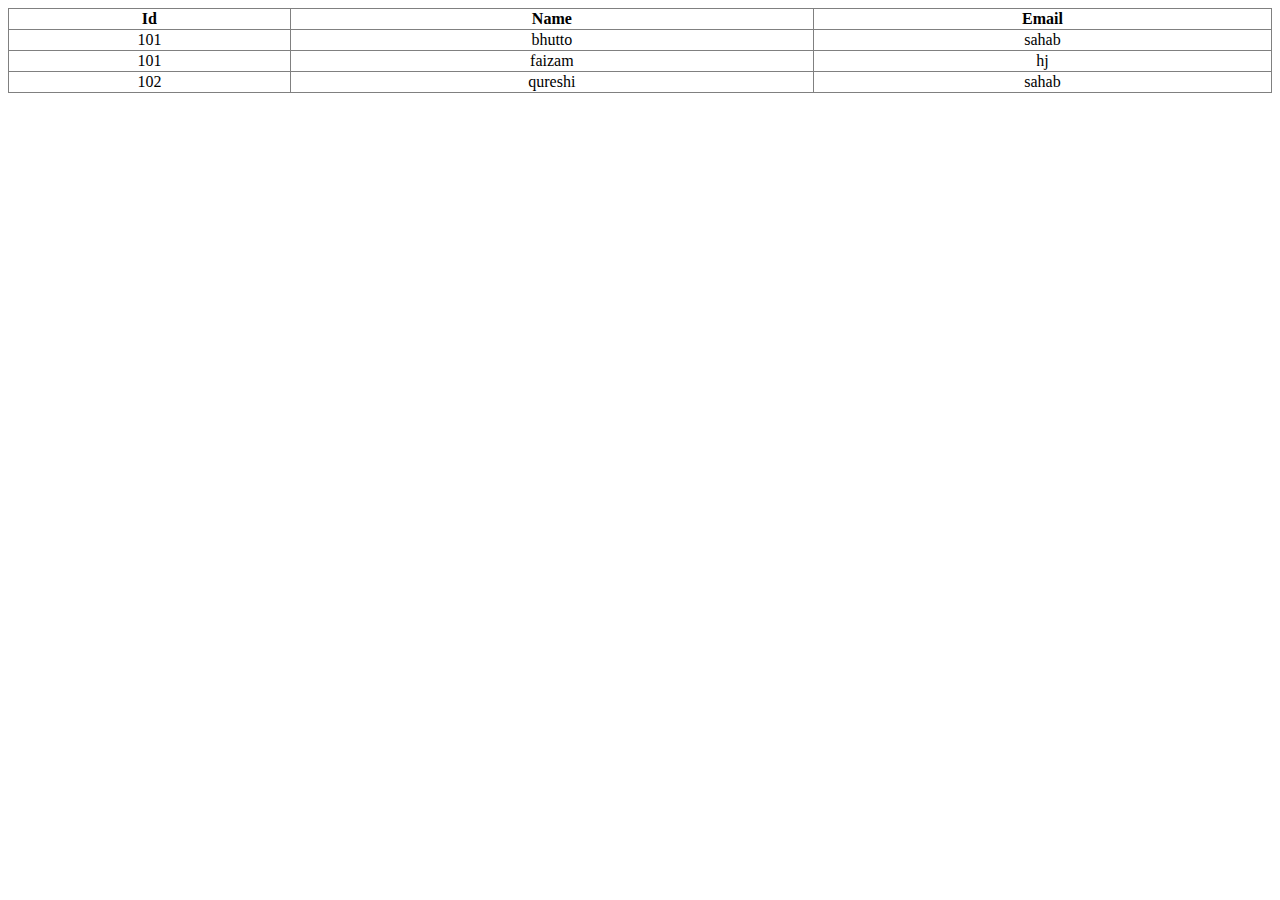
<file: index.html>
<!DOCTYPE html>
<html lang="en">
<head>
    <meta charset="UTF-8">
    <meta name="viewport" content="width=device-width, initial-scale=1.0">
    <title>Document</title>
    <link rel="stylesheet" href="style.css">
</head>
<body>
    <!-- <ol class="orderlist">
        <li>Html</li>
        <li>Css</li>
        <li>Javascript</li>
        <li>Typescript</li>
        <li>React/Next JS</li>
    </ol> -->

    <table border="1" class="mytable">
        <tr>
            <th>Id</th>
            <th>Name</th>
            <th>Email</th>
        </tr>
        <tr>
            <td>101</td>
            <td>bhutto</td>
            <td>sahab</td>
        </tr>
        <tr>
            <td>101</td>
            <td>faizam</td>
            <td>hj</td>
        </tr>
        <tr>
            <td>102</td>
            <td>qureshi</td>
            <td>sahab</td>
        </tr>
    </table>
</body>
</html>
</file>
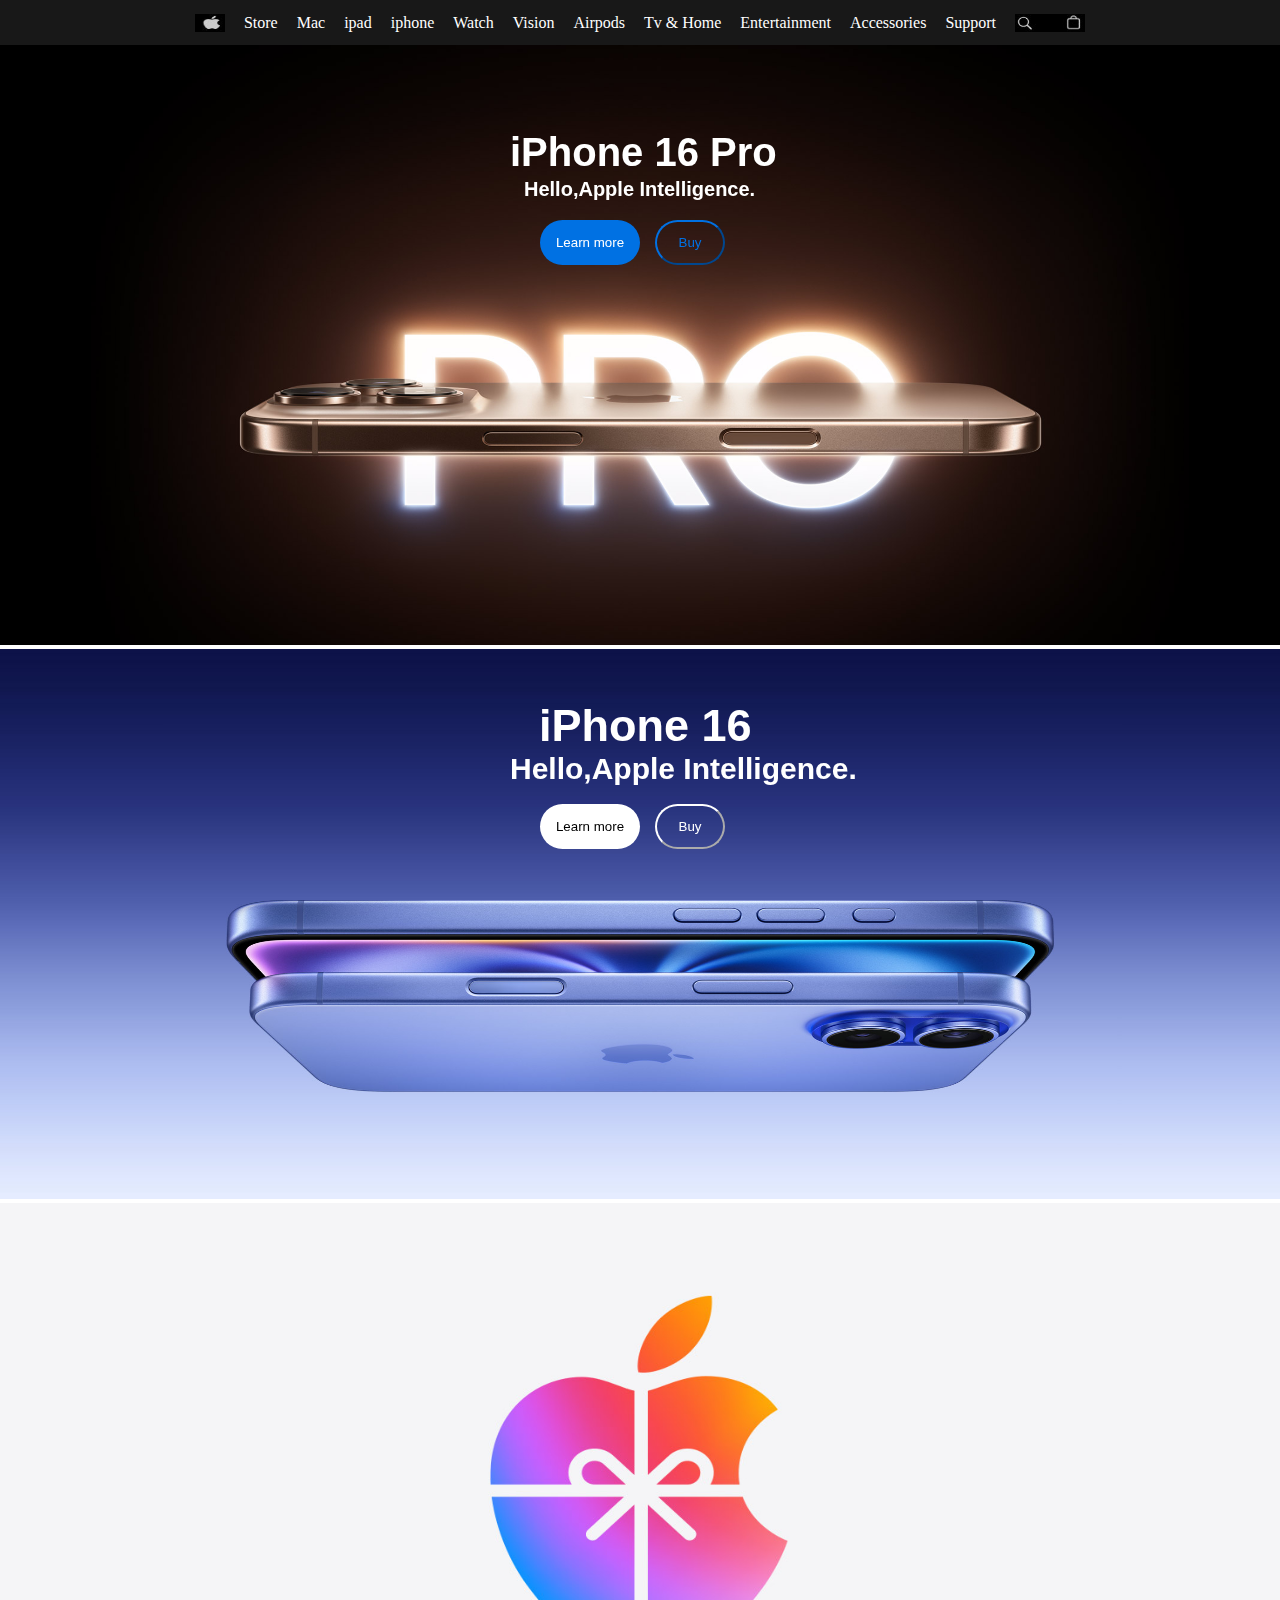
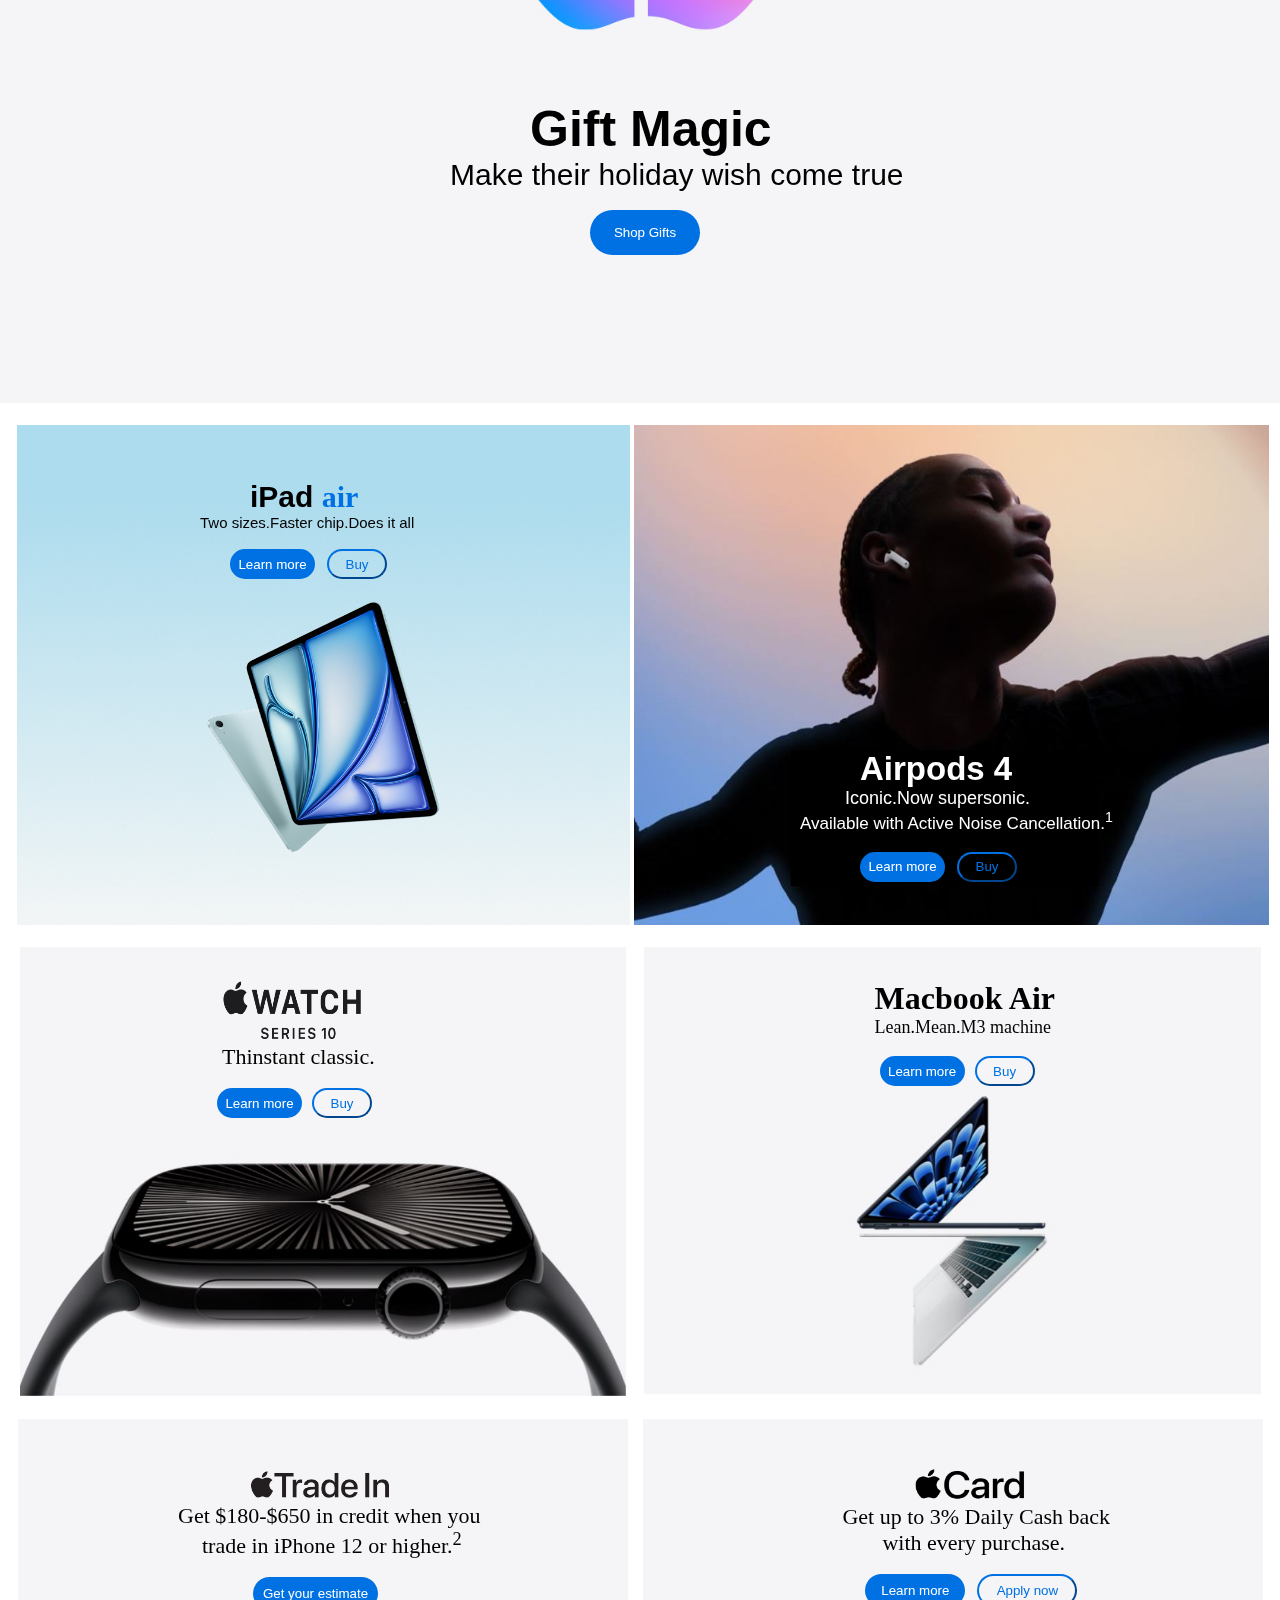
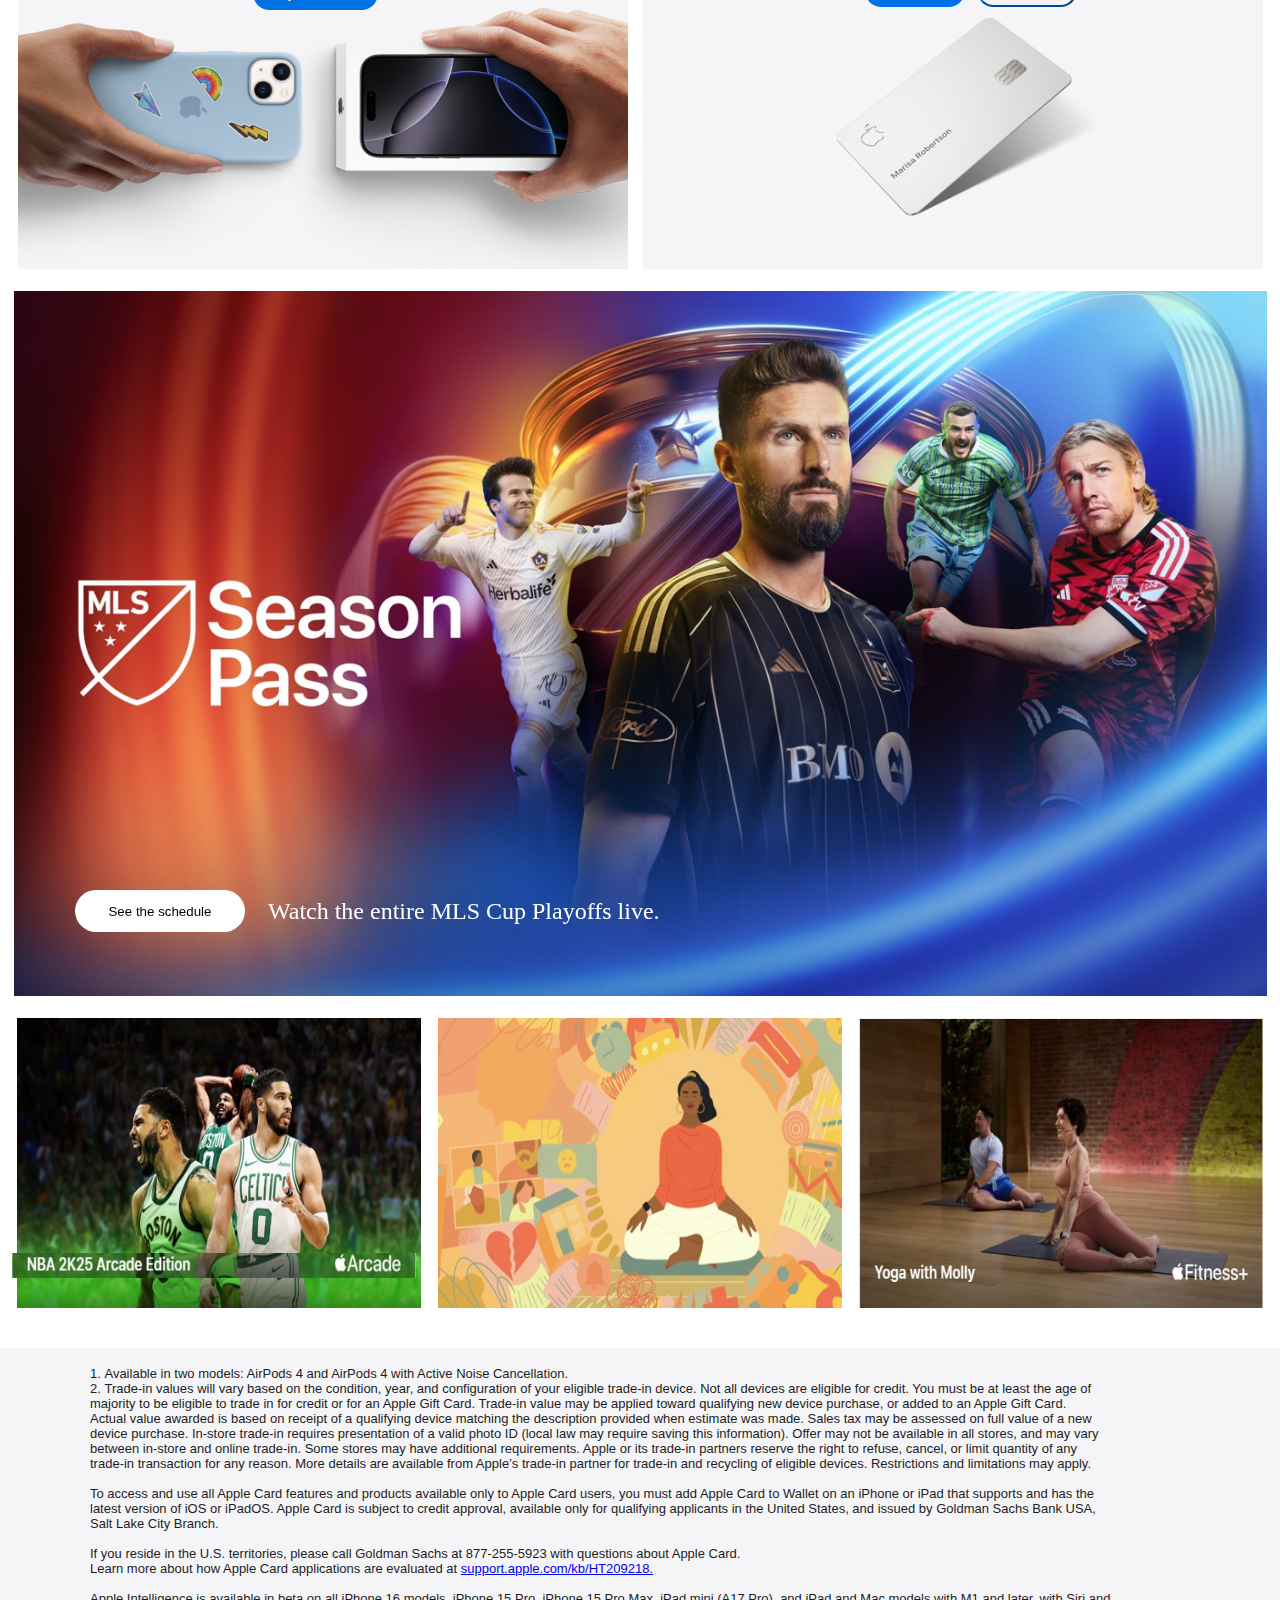
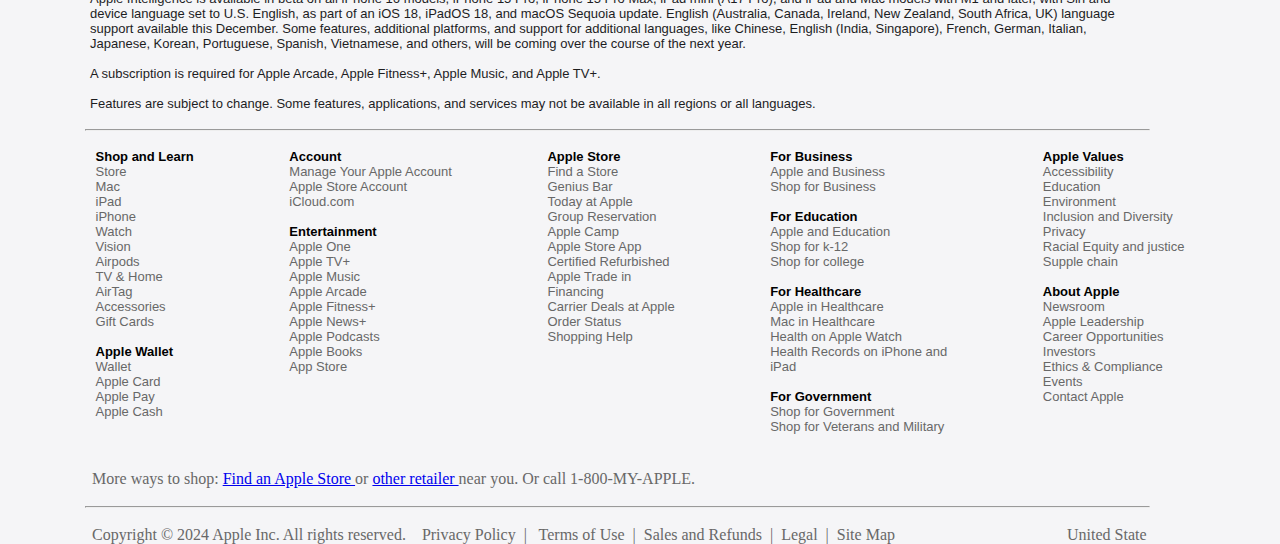
<file: apple.html>
<!DOCTYPE html>
<html lang="en">

<head>
    <meta charset="UTF-8">
    <meta name="viewport" content="width=device-width, initial-scale=1.0">
    <title>Document</title>
    <link rel="stylesheet" href="apple.css">
</head>

<body>
    <ol class="top">
        <li><img src="./appplelogo.JPG" alt="" width="30px" height="23px" class="img"></li>
        <li>Store</li>
        <li>Mac</li>
        <li>ipad</li>
        <li>iphone</li>
        <li>Watch</li>
        <li>Vision</li>
        <li>Airpods</li>
        <li>Tv & Home</li>
        <li>Entertainment</li>
        <li>Accessories</li>
        <li>Support</li>
        <li><img src="./toolbar.JPG" alt="" width="70px" height="23px" class="img"></li>
    </ol>
    <div class="imgtxt">
        <h1><span class="txt">iPhone 16 Pro</span></h1>
        <h2><span class="text"> Hello,Apple Intelligence.</span></h2>
        <br>
        <div class="btn">

            <button class="button">Learn more</button>
            <button class="button2">Buy</button>
        </div>
    </div>
    <img src="./hero_iphone16pro_avail__fnf0f9x70jiy_medium_2x.jpg" alt="" width="100%" height="600px">



    <div class="line2">
        <h1><span class="txt2">iPhone 16 </span></h1>
        <h2><span class="text2"> Hello,Apple Intelligence.</span></h2>
        <br>
        <div class="btn2">

            <button class="button22">Learn more</button>
            <button class="button22b">Buy</button>
        </div>
    </div>
    <br>
    <div>
        <img src="./image2.jpg" alt="" width="100%" height="550px" class="image2">
    </div>

    <div class="picture3">
        <div>
            <h1 class="picturetext3a">Gift Magic</h1>
            <span class="textadd">
                <h2 class="picturetext3b">Make their holiday wish come true</h2>
            </span>
        </div>
        <br>
        <div class="btn3">
            <button class="picturebtn3">Shop Gifts</button>
        </div>
    </div>
    <img src="./picture 3.jpg" alt="" width="100%" height="800px">
    <br><br>
    <div class="picturemerge">

        <div class="picturemerge1a">
            <div class="picture4">
                <div>
                    <h2 class="picturetext4a">iPad <span class="air">air</span></h2>
                    <h3 class="picturetext4b">Two sizes.Faster chip.Does it all</h3>
                </div>
                <br>
                <div class="picture4button">
                    <button class="picturebtn4">Learn more</button>
                    <button class="picturebtn4b">Buy</button>
                </div>
            </div>
            <img src="./picture3.jpg" alt="" width="125%" height="500px">
        </div>

        <!-- picture4 -->
        <div class="picturemerge">
            <div class="picture4m">
                <div>
                    <h1 class="picturetext5a">Airpods 4</h1>
                    <h2 class="picturetext5b">Iconic.Now supersonic.</h2>
                    <h2 class="picturetext5c">Available with Active Noise Cancellation.<sup>1</sup></h2>
                </div><br>
                <div class="picture4button">
                    <button class="picturebtn4">Learn more</button>
                    <button class="picturebtn4b">Buy</button>
                </div>
            </div>
            <img class="pi4" src="./picture4.JPG" alt="" width="97%" height="500px">
        </div>
    </div>





    <br>

    <div class="picturemerge2">
        <div class="picturemerge21">
            <img src="./picture 5.JPG" alt="" width="607px" height="450px">
        </div>
        <div class="picturemerge22">
            <img class="picturemerge2picture2" src="./picture 6.jpg" alt="" width="617px" height="450px">
        </div>
    </div>

    <!-- picture 5 line 4 -->
    <div class="picture5p">
        <div class="d5">
            <img src="./image1.png" alt="" width="140px" height="60px">
            <h3 class="picture5txt">Thinstant classic.</h3>
        </div><br>
        <div class="d5b">
            <button class="picturebtn5a">Learn more</button>
            <button class="picturebtn5b">Buy</button>
        </div>
    </div>
    <!-- picture 6 line 4 -->
    <div class="picture5p2">
        <div class="d6">
            <h1>Macbook Air</h1>
            <h3 class="picturetxt6">Lean.Mean.M3 machine</h3>
        </div><br>
        <div class="d5bb">
            <button class="picturebtn6a">Learn more</button>
            <button class="picturebtn6b">Buy</button>
        </div>
    </div>
    <br>
    <!-- line 5 picture 6 -->


    <div class="merge3">
        <div>
            <img src="./picture 8.jpg" alt="" width="610px" height="450px">
        </div>

        <div class="merge3picture2">
            <img src="./picture 7.jpg" alt="" width="620px" height="450px">
        </div>
    </div>



    <div class="picture7p">
        <div>
            <img class="picture7img" src="./picture 7a.png" alt="" width="230px" height="29px">
            <h2 class="picturetxt7a">Get $180-$650 in credit when you</h2>
            <h2 class="picturetxt7b">trade in iPhone 12 or higher.<sup>2</sup></h2>
        </div><br>
        <div class="picturebtn66">
            <button class="picturebtn7a">Get your estimate</button>
        </div>
    </div>

    <!--line 5 picture 7  -->
    <div class="picture8p">
        <div>
            <img class="picture8a" src="./logo__dcojfwkzna2q_medium_2x.png" alt="" width="225px" height="32px">
            <h2 class="picturetxt8a">Get up to 3% Daily Cash back</h2>
            <h2 class="picturetxt8b">with every purchase.</h2>
        </div><br>
        <div class="picturebtn8">
            <button class="picturebtn8a">Learn more</button>
            <button class="picturebtn8b">Apply now</button>
        </div>
    </div>


    <br>
    <div class="txtmerge">
        <div class="picture10bph">
            <button class="picture10btn">See the schedule</button>
            <h2 class="picture10txt">Watch the entire MLS Cup Playoffs live.</h2>
        </div>
    </div>
    <div class="picture10">
        <img src="./picture 10.jpg" alt="" width="99%">
    </div>

    <br>
    <div class="picturesmerge">
        <div><img src="./11.jpg" alt="" width="404px" height="290px"></div>
        <div><img src="./12.jpg" alt="" width="404px" height="290px"></div>
        <div><img src="./13b.JPG" alt="" width="404px" height="290px"></div>
    </div>


    <div class="a11a">
        <img src="./11b.JPG" alt="" width="404px" height="25px">
    </div>
    <br>
    <br>
    <div class="backgroundcolor">
        <br>
    <div class="orderlist">
        <ol class="orderlist1">
            <li>1.&nbsp;Available in two models: AirPods 4 and AirPods 4 with Active Noise Cancellation.</li>
            <li>2.&nbsp;Trade‑in values will vary based on the condition, year, and configuration of your eligible trade‑in
                device. Not all devices are eligible for credit. You must be at least the age of <br> majority to be
                eligible to trade in for credit or for an Apple Gift Card. Trade‑in value may be applied toward
                qualifying new device purchase, or added to an Apple Gift Card. <br> Actual value awarded is based on
                receipt of a qualifying device matching the description provided when estimate was made. Sales tax may
                be assessed on full value of a new <br> device purchase. In‑store trade‑in requires presentation of a
                valid photo ID (local law may require saving this information). Offer may not be available in all
                stores, and may vary <br> between in‑store and online trade‑in. Some stores may have additional
                requirements. Apple or its trade‑in partners reserve the right to refuse, cancel, or limit quantity of
                any <br> trade‑in transaction for any reason. More details are available from Apple’s trade-in partner
                for trade‑in and recycling of eligible devices. Restrictions and limitations may apply. <br> <br> To
                access and use all Apple Card features and products available only to Apple Card users, you must add
                Apple Card to Wallet on an iPhone or iPad that supports and has the <br> latest version of iOS or
                iPadOS. Apple Card is subject to credit approval, available only for qualifying applicants in the United
                States, and issued by Goldman Sachs Bank USA, <br> Salt Lake City Branch. <br><br>If you reside in the
                U.S. territories, please call Goldman Sachs at 877-255-5923 with questions about Apple Card. <br> Learn
                more about how Apple Card applications are evaluated at <a
                    href="https://support.apple.com/en-us/102585">support.apple.com/kb/HT209218.</a> <br><br> Apple
                Intelligence is available in beta on all iPhone 16 models, iPhone 15 Pro, iPhone 15 Pro Max, iPad mini
                (A17 Pro), and iPad and Mac models with M1 and later, with Siri and <br> device language set to U.S.
                English, as part of an iOS 18, iPadOS 18, and macOS Sequoia update. English (Australia, Canada, Ireland,
                New Zealand, South Africa, UK) language <br> support available this December. Some features, additional
                platforms, and support for additional languages, like Chinese, English (India, Singapore), French,
                German, Italian, <br> Japanese, Korean, Portuguese, Spanish, Vietnamese, and others, will be coming over
                the course of the next year. <br><br>A subscription is required for Apple Arcade, Apple Fitness+, Apple
                Music, and Apple TV+. <br><br> Features are subject to change. Some features, applications, and services
                may not be available in all regions or all languages.</li>
        </ol>
    </div>
    <br>

    <!-- <hr> -->
    <div class="hr">
        <hr>
    </div>
    <br>

    <div class="listmerge">

        <div class="list1">
            <ol class="text">
                <li><span class="bold">Shop and Learn</span></li>
                <li>Store</li>
                <li>Mac</li>
                <li>iPad</li>
                <li>iPhone</li>
                <li>Watch</li>
                <li>Vision</li>
                <li>Airpods</li>
                <li>TV & Home</li>
                <li>AirTag</li>
                <li>Accessories</li>
                <li>Gift Cards</li>
                <li><br></li>
                <li><span class="bold">Apple Wallet</span></li>
                <li>Wallet</li>
                <li>Apple Card</li>
                <li>Apple Pay</li>
                <li>Apple Cash</li>
            </ol>

        </div>

        <div>
            <ol class="text">
                <li><span class="bold">Account</span></li>
                <li>Manage Your Apple Account</li>
                <li>Apple Store Account</li>
                <li>iCloud.com</li>
                <li><br></li>
                <li><span class="bold">Entertainment</span></li>
                <li>Apple One</li>
                <li>Apple TV+</li>
                <li>Apple Music</li>
                <li>Apple Arcade</li>
                <li>Apple Fitness+</li>
                <li>Apple News+</li>
                <li>Apple Podcasts</li>
                <li>Apple Books</li>
                <li>App Store</li>
            </ol>
        </div>

        <div>
            <ol class="text">
                <li><span class="bold">Apple Store</span></li>
                <li>Find a Store</li>
                <li>Genius Bar</li>
                <li>Today at Apple</li>
                <li>Group Reservation</li>
                <li>Apple Camp</li>
                <li>Apple Store App</li>
                <li>Certified Refurbished</li>
                <li>Apple Trade in</li>
                <li>Financing</li>
                <li>Carrier Deals at Apple</li>
                <li>Order Status</li>
                <li>Shopping Help</li>
            </ol>
        </div>

        <div>
            <ol class="text">
                <li><span class="bold">For Business</span></li>
                <li>Apple and Business</li>
                <li>Shop for Business</li>
                <li><br></li>
                <li><span class="bold">For Education</span></li>
                <li>Apple and Education</li>
                <li>Shop for k-12</li>
                <li>Shop for college</li>
                <li><br></li>
                <li><span class="bold">For Healthcare</span></li>
                <li>Apple in Healthcare</li>
                <li>Mac in Healthcare</li>
                <li>Health on Apple Watch</li>
                <li>Health Records on iPhone and <br> iPad</li>
                <li><br></li>
                <li><span class="bold">For Government</span></li>
                <li>Shop for Government</li>
                <li>Shop for Veterans and Military</li>
            </ol>
        </div>

        <div>
            <ol class="text">
                <li><span class="bold">Apple Values</span></li>
                <li>Accessibility</li>
                <li>Education</li>
                <li>Environment</li>
                <li>Inclusion and Diversity</li>
                <li>Privacy</li>
                <li>Racial Equity and justice</li>
                <li>Supple chain</li>
                <li><br></li>
                <li><span class="bold">About Apple</span></li>
                <li>Newsroom</li>
                <li>Apple Leadership</li>
                <li>Career Opportunities</li>
                <li>Investors</li>
                <li>Ethics & Compliance</li>
                <li>Events</li>
                <li>Contact Apple</li>
            </ol>
        </div>
    </div>
    <br><br>
    <h3 class="lasttxt">More ways to shop: <a href="https://www.apple.com/retail/">Find an Apple Store </a>or <a
            href="https://locate.apple.com/">other retailer </a>near you. Or call 1-800-MY-APPLE.</h3>
    <br>
    <div class="hr">
        <hr>
    </div>
    <br>
    <h3 class="lasttxt">Copyright © 2024 Apple Inc. All rights reserved. &nbsp; &nbsp;Privacy Policy &nbsp;| &nbsp;
        Terms of Use &nbsp;|&nbsp; Sales and Refunds &nbsp;|&nbsp; Legal &nbsp;|&nbsp; Site Map &nbsp;
        &nbsp;&nbsp;&nbsp;&nbsp;&nbsp;&nbsp;&nbsp;
        &nbsp;&nbsp;&nbsp;&nbsp;&nbsp;&nbsp;&nbsp;&nbsp;&nbsp;&nbsp;&nbsp;&nbsp;&nbsp;&nbsp;&nbsp;&nbsp;&nbsp;&nbsp;&nbsp;&nbsp;&nbsp;&nbsp;&nbsp;&nbsp;&nbsp;&nbsp;&nbsp;&nbsp;&nbsp;&nbsp;&nbsp;&nbsp;United
        State</h3>
    </div>
</body>

</html>
</file>
<file: style.css>
.orderlist{
    background-color: red;
}
.orderlist > li{
    background-color: blue;
}
.mytable{
    width: 100%;
    border-collapse: collapse;
    text-align: center;
}
</file>
<file: apple.css>
* {
    margin: 0;
    padding: 0;
    box-sizing: border-box;
}
ol.top{
    position: sticky;
    top:0;
    list-style: none;
    display: flex;
    justify-content: center;
    align-items: center;
    
    gap: 19px;
    background-color: rgb(24,24,24);
    color: white;
    height: 45px;
    width: 100%;
}
img.img{
    padding-top: 5px;
}

button.button{
    width: 100px;
    height: 45px;
    background-color: #0071E3;
    color: white;
    border: none;
    border-radius: 30px;
    
}
button.button2{
    width: 70px;
    height: 45px;
    border-color: #0071E3;
    color: #0071E3;
    background-color: transparent;
    border-radius: 30px;

}
div.btn{
    display: flex;
    gap: 15px;
    padding-left: 30px;
}
span.txt{
    font-size: 40px;
    font-family: -apple-system, BlinkMacSystemFont, "San Francisco", "Segoe UI", Roboto, Helvetica, Arial, sans-serif;
    color: white;
}
span.text{
    color: white;

    font-size: 20px;
    font-family: -apple-system, BlinkMacSystemFont, "San Francisco", "Segoe UI", Roboto, Helvetica, Arial, sans-serif;
    padding-left: 14px;
    
}
div.imgtxt{
    position: absolute;
    left:510px;
    /* left: 100px; */
    top: 130px;
}
div.line2{
    position: absolute;
    left: 510px;
    top: 700px;
}
button.button22{
    width: 100px;
    height: 45px;
    background-color: white;
    color: black;
    border: none;
    border-radius: 30px;
    
}
button.button22b{
    width: 70px;
    height: 45px;
    border-color: white;
    color: white;
    background-color: transparent;
    border-radius: 30px;

}
div.btn2{
    display: flex;
    gap: 15px;
    padding-left: 30px;
}
span.txt2{
    font-size: 45px;
    font-family: -apple-system, BlinkMacSystemFont, "San Francisco", "Segoe UI", Roboto, Helvetica, Arial, sans-serif;
    color: white;
    padding-left: 29px;
}
span.text2{
    color: white;
    
    font-size: 30px;
    font-family: -apple-system, BlinkMacSystemFont, "San Francisco", "Segoe UI", Roboto, Helvetica, Arial, sans-serif;
    padding-right: 16px;
    
}
h1.picturetext3a
{
    font-family:  'San Francisco', 'Helvetica Neue', Arial, sans-serif;
    font-size: 50px;
    padding-left: 80px;

}
h2.picturetext3b{
    font-size: 30px;
    /* padding-left: 0px; */
    /* padding-right: 300px; */
    padding-inline-start: -40px;
    padding-inline-end: 50px;
    font-weight: normal;
    font-family:  'San Francisco', 'Helvetica Neue', Arial, sans-serif;

}
button.picturebtn3{
    border-radius: 30px;
    width: 110px;
    height: 45px;
    background-color: #0071E3;
    color: white;
    border: none;
    
    
}
div.btn3{
    padding-left: 140px;
}
div.picture3{
    position: absolute;
    left: 450px;
    top: 1700px;
    
}
span.textadd{
    padding: auto;
}
/* picture4 */
button.picturebtn4{
    width: 85px;
    height: 30px;
    background-color: #0071E3;
    color: white;
    border: none;
    border-radius: 30px;
    
}
button.picturebtn4b
{    width: 60px;
    height: 30px;
    border-color: #0071E3;
    color: #0071E3;
    background-color: transparent;
    border-radius: 30px;


}
div.picture4button{
    padding-left:60px ;
    display: flex;
    gap: 12px;
}
span.air{
    font-family: 'Pacifico', cursive;
    color: #0071E3;
}
h2.picturetext4a{
    font-family:  'San Francisco', 'Helvetica Neue', Arial, sans-serif;
    font-size: 30px;
    padding-left: 80px;
}
h3.picturetext4b{
    font-size: 15px;
    font-weight: normal;
    font-family:  'San Francisco', 'Helvetica Neue', Arial, sans-serif;
    padding-left: 30px;
}
div.picture4{
    position: absolute;
    left: 170px;
    top: 2080px;
}
h1.picturetext5a{
    font-family:  'San Francisco', 'Helvetica Neue', Arial, sans-serif;
    font-size: 33px;
    padding-left: 60px;
    color: white;
}
h2.picturetext5b{
    font-family:  'San Francisco', 'Helvetica Neue', Arial, sans-serif;
    font-size: 18px;
    font-weight: normal;
    padding-left: 45px;
    color: white;
}
h2.picturetext5c{
    font-family:  'San Francisco', 'Helvetica Neue', Arial, sans-serif;
    font-size: 17px;
    font-weight: normal;
    padding-left: 0px;
    color: white;
}
div.picturemerge{
    display: flex;
    justify-content: space-around;
    align-items: flex-start; /* Ensures the content aligns properly */
    height: auto; /* Automatically adjust based on content */
    gap: 8px;
    padding-left: 17px ;
}
img.pi4{
    padding-left: 90px;
}

div.picture4m{
    position: absolute;
    left: 800px;
    top: 2350px;
}
button.picturebtn5a{
    width: 85px;
    height: 30px;
    background-color: #0071E3;
    color: white;
    border: none;
    border-radius: 30px;
}
button.picturebtn5b{
    width: 60px;
    height: 30px;
    border-color: #0071E3;
    color: #0071E3;
    background-color: transparent;
    border-radius: 30px;    
}
h3.picture5txt{
    font-weight: normal;
    font-family:'Times New Roman', Times, serif;
    font-size: 22px;
}
button.picturebtn6a{
    width: 85px;
    height: 30px;
    background-color: #0071E3;
    color: white;
    border: none;
    border-radius: 30px;
}
button.picturebtn6b{
    width: 60px;
    height: 30px;
    border-color: #0071E3;
    color: #0071E3;
    background-color: transparent;
    border-radius: 30px;  
}
h3.picturetxt6{
    font-weight: normal;
    font-family:'Times New Roman', Times, serif;
    font-size: 18px;
}

div.d5{
    padding-left: 22px;
}
div.d5b{
    padding-left: 17px;
    display: flex;
    gap: 10px;
    /* padding-left: 30px; */
}
div.d5bb{
    padding-left: 27px;
    display: flex;
    gap: 10px;
}
div.d6{
    padding-left: 22px;
}
div.picturemerge2{
    display: flex;
    justify-content: space-around;
    align-items: flex-start;
    gap: 8px;
    flex: 1;
    padding-left: 50px;   
    padding-left: 10px;
    /* max-width: fit-content; */
    /* display: flex; */
    /* justify-content: space-around; */
    /* align-items: flex-start; Ensures the content aligns properly */
    /* height: auto; Automatically adjust based on content */
    /* gap: 8px; */
    /* padding-left: 17px ; */
}
/* img.picturemerge2picture2{
    
} */
div.picturemerge22{
    padding-right: 15px;
}
div.picturemerge21{
    padding-left: 6px;
    /* flex-shrink: 0;
    flex-wrap: wrap;
    max-width: 100%; */
}
div.picture5p{
    position: absolute;
    top: 2580px;
    left: 200px;
}
div.picture5p2{
    position: absolute;
    top: 2580px;
    right: 225px;   
}
div.picturebtn66{
    padding-left: 93px;
}
button.picturebtn7a{
 border-radius: 35px;
 width: 125px;
 height: 33px;
 border:none  ;
 color: white;
 background-color: #0071E3;

}
img.picture7img{
    padding-left: 90px;
}
h2.picturetxt7a{
    padding-left: 18px;
    font-weight: normal;
    font-family:'Times New Roman', Times, serif;
    font-size: 22px;


}
h2.picturetxt7b{
    padding-left: 42px;
    font-weight: normal;
    font-family:'Times New Roman', Times, serif;
    font-size: 22px;


}
button.picturebtn8a{
    border-radius: 35px;
    width: 100px;
    height: 33px;
    border:none  ;
    color: white;
    background-color: #0071E3;
}
button.picturebtn8b{
    border-radius: 35px;
    width: 100px;
    height: 33px;
    /* border: none; */
    background-color: transparent;
    border-color: #0071E3;
    color: #0071E3;
}
img.picture8a{
    padding-left: 115px;
}
h2.picturetxt8a{
    font-weight: normal;
    font-family:'Times New Roman', Times, serif;
    font-size: 22px;
    padding-left: 42px;
    
    
}
h2.picturetxt8b{
    font-weight: normal;
    font-family:'Times New Roman', Times, serif;
    font-size: 22px;
    padding-left: 82px;

}
div.picturebtn8{
    padding-left: 65px;
    display: flex;
    gap:12px;

}
div.merge3{
    display: flex;
    flex: 1;
    justify-content: space-around;
    align-items: flex-start;
    gap: 0px;
    padding-left: 50px;   
    padding-left: 10px;
}
div.merge3picture2{
    padding-right: 10px;
}
div.picture7p{
    position: absolute;
    left: 160px;
    top: 3070px;
}
div.picture8p{
    position: absolute;
    top: 3068px;
    right: 170px;
}
button.picture10btn{
    border-radius: 35px;
    width: 170px;
    height: 42px;
    background-color: white;
    color: black;
    border: none;
}
h2.picture10txt{
    font-weight: normal;
    font-family:'Times New Roman', Times, serif;
    color: white;
}
div.picture10bph{
    display: flex;
    justify-content: center;
    align-items: center;
    gap: 23px;

}
div.txtmerge{
    position: absolute;
    top: 4090px;
    left: 75px;
   
}
div.picture10{
    padding-left: 14px;
}
div.picturesmerge{
    display: flex;
    justify-content: space-evenly;
}
div.a11a{
    position: absolute;
    top: 4453px;
    left: 12px;
}

div.orderlist{
    font-family: "San Francisco", "Helvetica Neue", Arial, sans-serif;
    color: #1d1d1f; /* A common dark gray color used by Apple */
    font-size: 13px;
    /* font-size: 14px;  */
    padding-left: 90px;
    list-style: none;
}
.orderlist1{
    list-style: none;
}
span.bold{
    font-weight: bold;
    color: black;
}
ol.text{
    font-family: "San Francisco", "Helvetica Neue", Arial, sans-serif;
    color: rgb(104, 104, 104); /* A common dark gray color used by Apple */
    font-size: 13px;
    list-style: none;
    /* display: flex; */


}
div.listmerge{
    display: flex;
    justify-content: space-evenly;
   
    row-gap: 50px;
    
}

br.smallbreak{
    line-height: 1.5px;
    margin: 0;
    padding: 0;
}

h3.lasttxt{
    color: rgb(104, 104, 104); /* A common dark gray color used by Apple */
    font-weight: normal;
    font-size: 16px;
    padding-left: 92px;
}
div.hr{
    max-width: 1150px;
    padding-left: 85px;
}
div.backgroundcolor{
    background-color: rgb(245,245,247);
}
</file>
